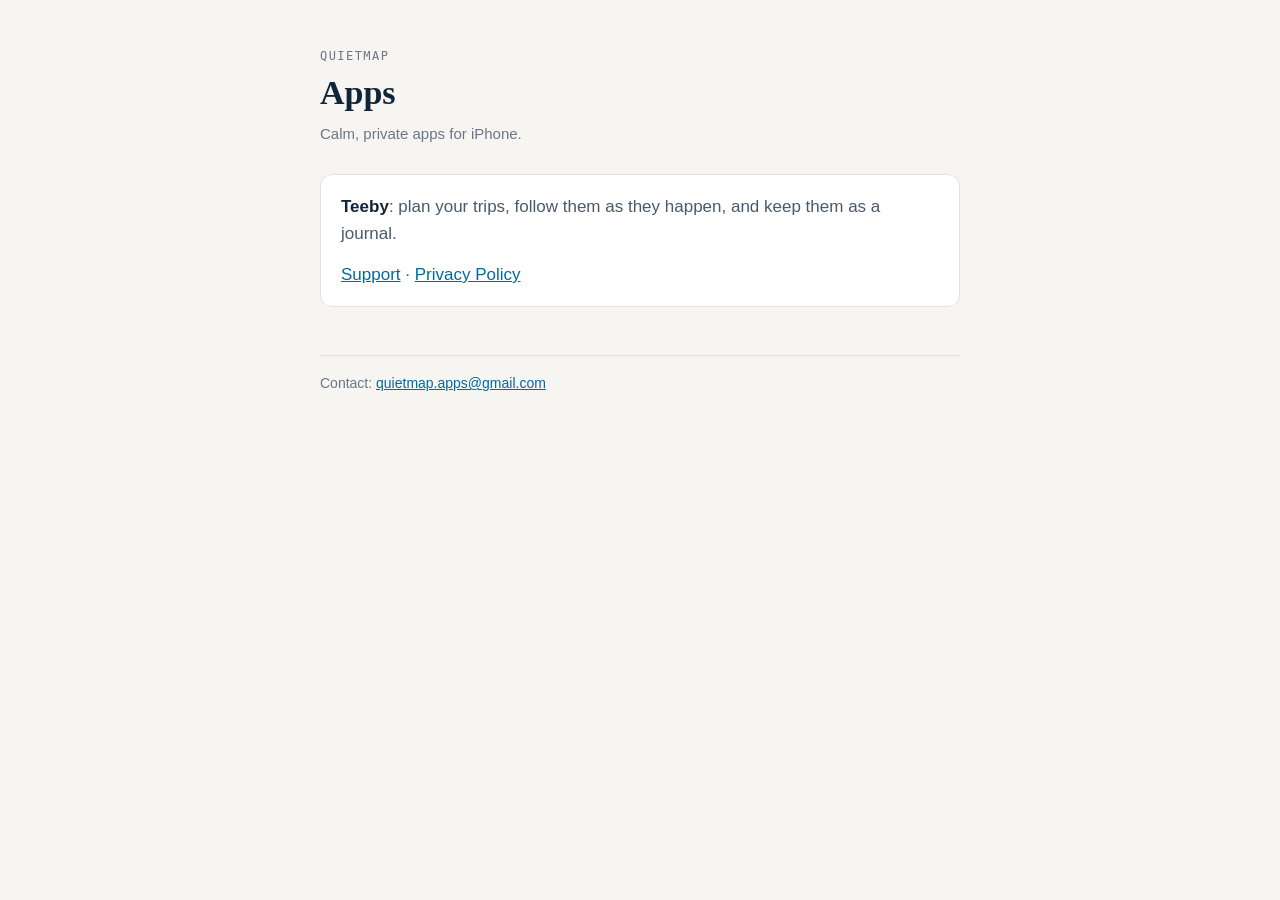
<file: index.html>
<!doctype html>
<html lang="en">
<head>
<meta charset="utf-8">
<meta name="viewport" content="width=device-width, initial-scale=1">
<title>Quietmap</title>
<link rel="stylesheet" href="style.css">
</head>
<body>
<main>
<p class="eyebrow">Quietmap</p>
<h1>Apps</h1>
<p class="meta">Calm, private apps for iPhone.</p>

<div class="card">
<p><strong>Teeby</strong>: plan your trips, follow them as they happen, and keep them as a journal.</p>
<p><a href="teeby/support/">Support</a> · <a href="teeby/privacy/">Privacy Policy</a></p>
</div>

<footer>Contact: <a href="mailto:quietmap.apps@gmail.com">quietmap.apps@gmail.com</a></footer>
</main>
</body>
</html>
</file>
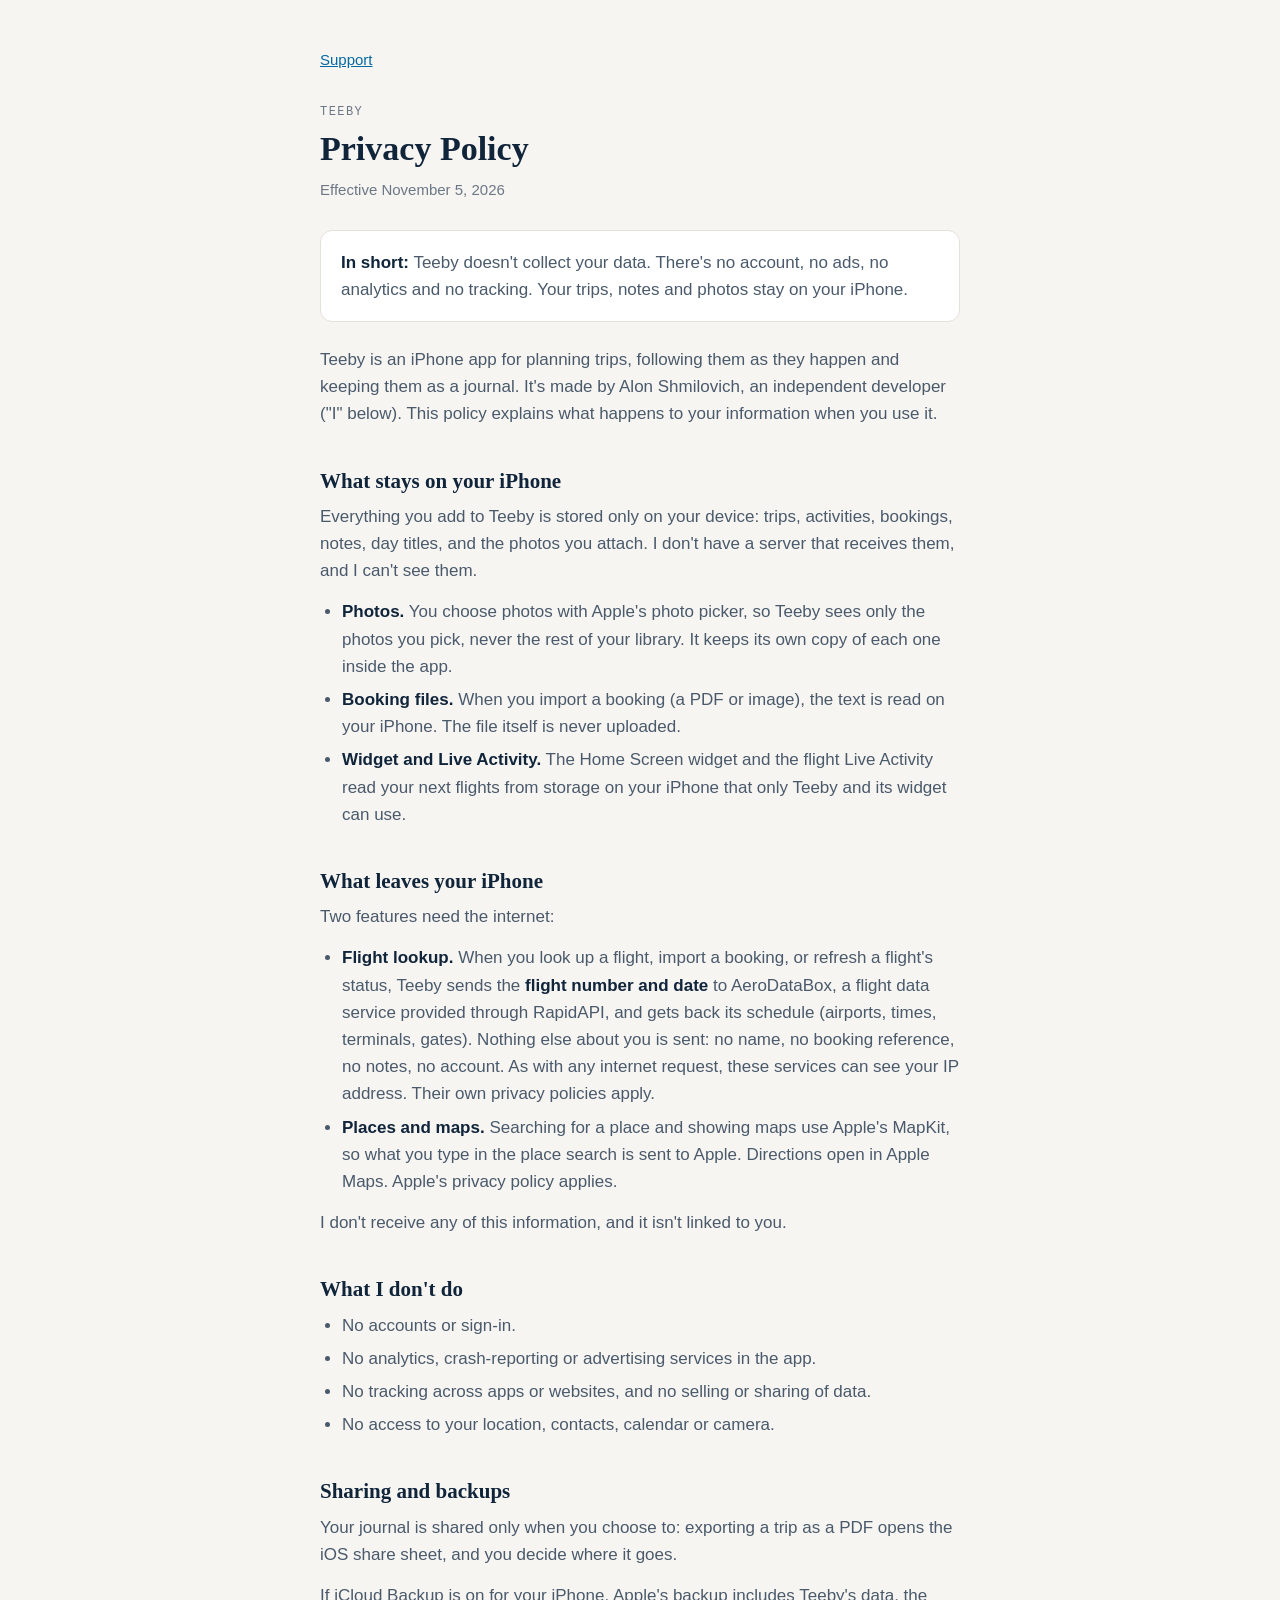
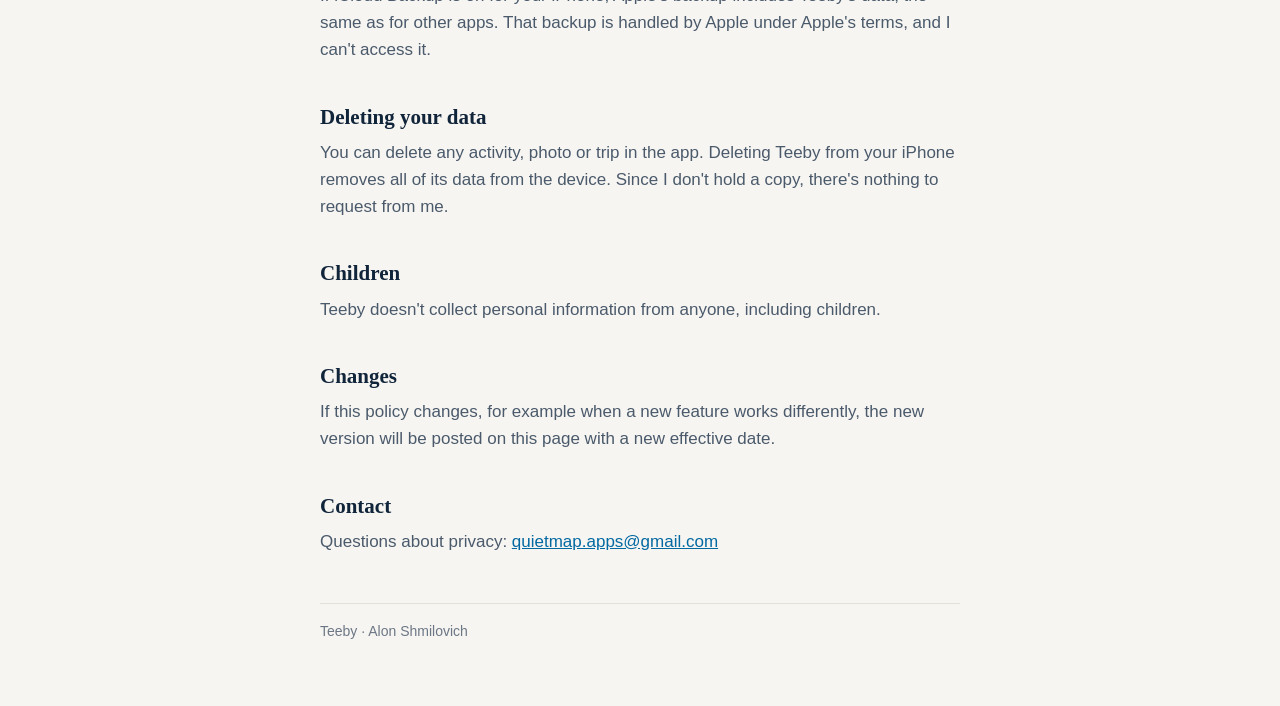
<file: teeby/privacy/index.html>
<!doctype html>
<html lang="en">
<head>
<meta charset="utf-8">
<meta name="viewport" content="width=device-width, initial-scale=1">
<title>Teeby Privacy Policy</title>
<link rel="stylesheet" href="../../style.css">
</head>
<body>
<main>
<nav><a href="../support/">Support</a></nav>

<p class="eyebrow">Teeby</p>
<h1>Privacy Policy</h1>
<p class="meta">Effective November 5, 2026</p>

<div class="card">
<p><strong>In short:</strong> Teeby doesn't collect your data. There's no account, no ads, no analytics and no tracking. Your trips, notes and photos stay on your iPhone.</p>
</div>

<p>Teeby is an iPhone app for planning trips, following them as they happen and keeping them as a journal. It's made by Alon Shmilovich, an independent developer ("I" below). This policy explains what happens to your information when you use it.</p>

<h2>What stays on your iPhone</h2>
<p>Everything you add to Teeby is stored only on your device: trips, activities, bookings, notes, day titles, and the photos you attach. I don't have a server that receives them, and I can't see them.</p>
<ul>
<li><strong>Photos.</strong> You choose photos with Apple's photo picker, so Teeby sees only the photos you pick, never the rest of your library. It keeps its own copy of each one inside the app.</li>
<li><strong>Booking files.</strong> When you import a booking (a PDF or image), the text is read on your iPhone. The file itself is never uploaded.</li>
<li><strong>Widget and Live Activity.</strong> The Home Screen widget and the flight Live Activity read your next flights from storage on your iPhone that only Teeby and its widget can use.</li>
</ul>

<h2>What leaves your iPhone</h2>
<p>Two features need the internet:</p>
<ul>
<li><strong>Flight lookup.</strong> When you look up a flight, import a booking, or refresh a flight's status, Teeby sends the <strong>flight number and date</strong> to AeroDataBox, a flight data service provided through RapidAPI, and gets back its schedule (airports, times, terminals, gates). Nothing else about you is sent: no name, no booking reference, no notes, no account. As with any internet request, these services can see your IP address. Their own privacy policies apply.</li>
<li><strong>Places and maps.</strong> Searching for a place and showing maps use Apple's MapKit, so what you type in the place search is sent to Apple. Directions open in Apple Maps. Apple's privacy policy applies.</li>
</ul>
<p>I don't receive any of this information, and it isn't linked to you.</p>

<h2>What I don't do</h2>
<ul>
<li>No accounts or sign-in.</li>
<li>No analytics, crash-reporting or advertising services in the app.</li>
<li>No tracking across apps or websites, and no selling or sharing of data.</li>
<li>No access to your location, contacts, calendar or camera.</li>
</ul>

<h2>Sharing and backups</h2>
<p>Your journal is shared only when you choose to: exporting a trip as a PDF opens the iOS share sheet, and you decide where it goes.</p>
<p>If iCloud Backup is on for your iPhone, Apple's backup includes Teeby's data, the same as for other apps. That backup is handled by Apple under Apple's terms, and I can't access it.</p>

<h2>Deleting your data</h2>
<p>You can delete any activity, photo or trip in the app. Deleting Teeby from your iPhone removes all of its data from the device. Since I don't hold a copy, there's nothing to request from me.</p>

<h2>Children</h2>
<p>Teeby doesn't collect personal information from anyone, including children.</p>

<h2>Changes</h2>
<p>If this policy changes, for example when a new feature works differently, the new version will be posted on this page with a new effective date.</p>

<h2>Contact</h2>
<p>Questions about privacy: <a href="mailto:quietmap.apps@gmail.com">quietmap.apps@gmail.com</a></p>

<footer>Teeby · Alon Shmilovich</footer>
</main>
</body>
</html>
</file>
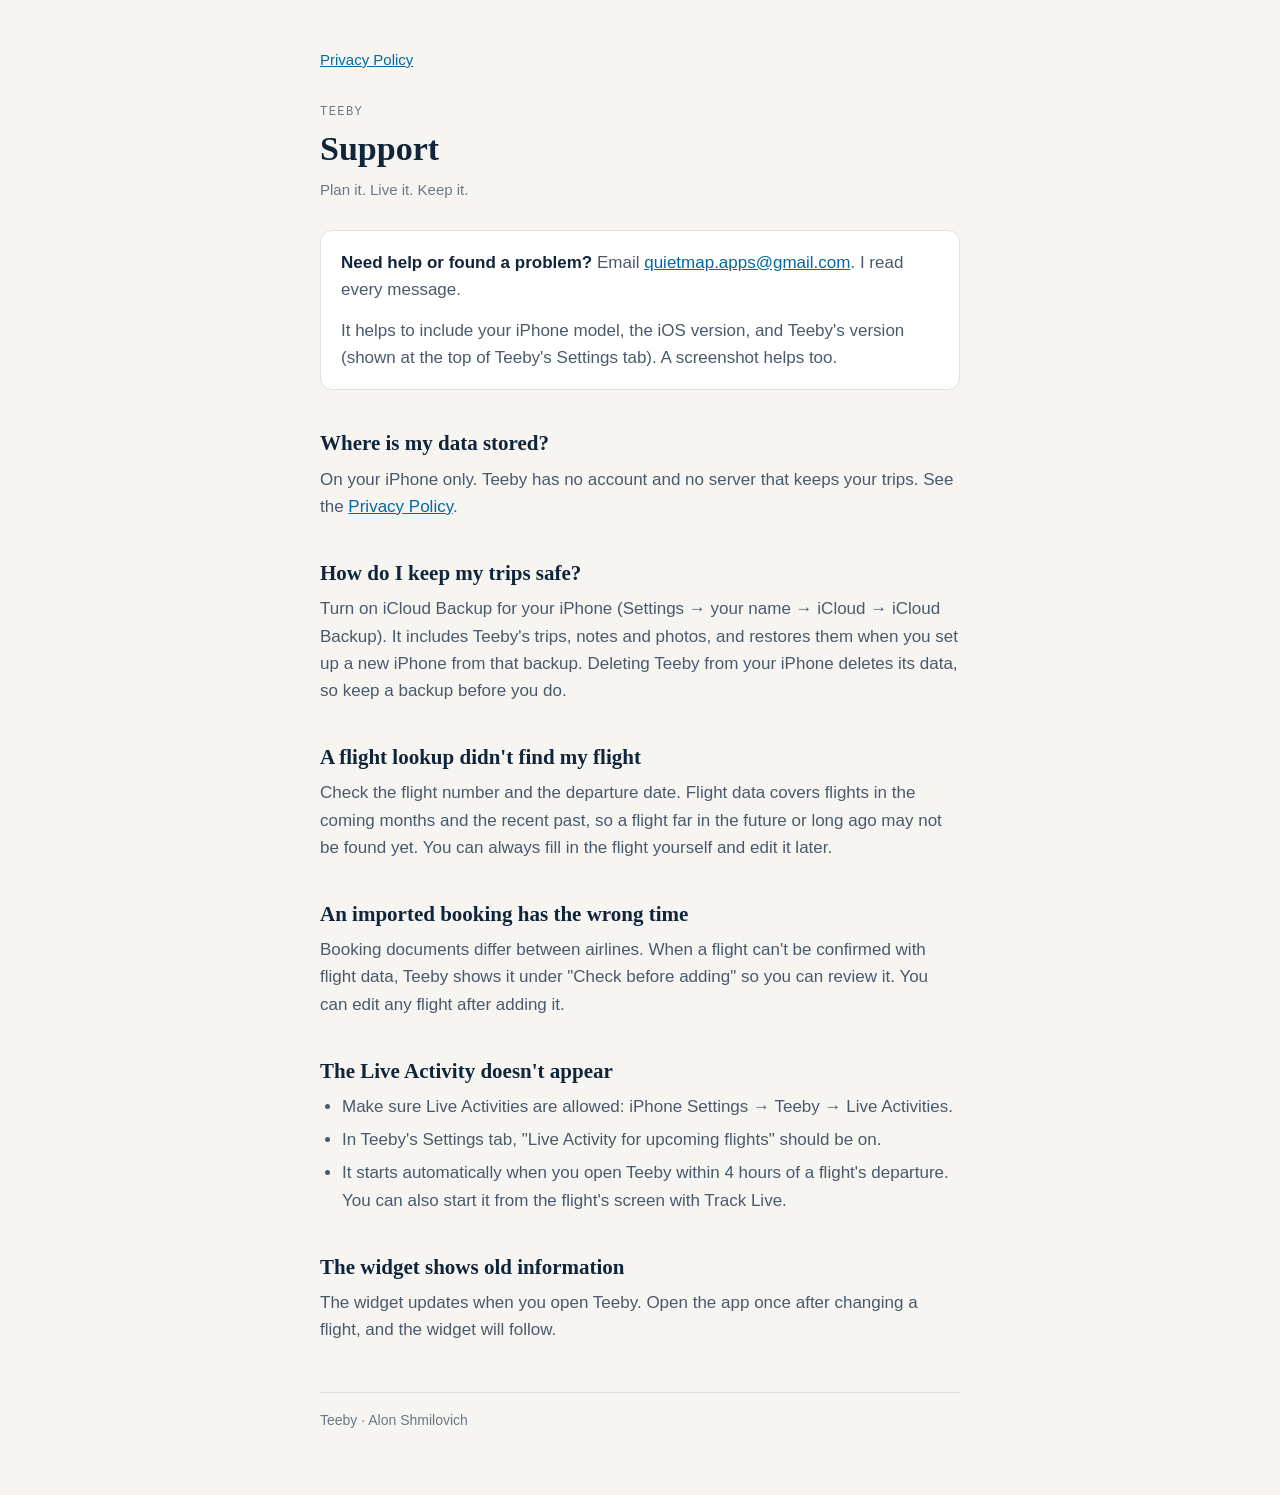
<file: teeby/support/index.html>
<!doctype html>
<html lang="en">
<head>
<meta charset="utf-8">
<meta name="viewport" content="width=device-width, initial-scale=1">
<title>Teeby Support</title>
<link rel="stylesheet" href="../../style.css">
</head>
<body>
<main>
<nav><a href="../privacy/">Privacy Policy</a></nav>

<p class="eyebrow">Teeby</p>
<h1>Support</h1>
<p class="meta">Plan it. Live it. Keep it.</p>

<div class="card">
<p><strong>Need help or found a problem?</strong> Email <a href="mailto:quietmap.apps@gmail.com">quietmap.apps@gmail.com</a>. I read every message.</p>
<p>It helps to include your iPhone model, the iOS version, and Teeby's version (shown at the top of Teeby's Settings tab). A screenshot helps too.</p>
</div>

<h2>Where is my data stored?</h2>
<p>On your iPhone only. Teeby has no account and no server that keeps your trips. See the <a href="../privacy/">Privacy Policy</a>.</p>

<h2>How do I keep my trips safe?</h2>
<p>Turn on iCloud Backup for your iPhone (Settings → your name → iCloud → iCloud Backup). It includes Teeby's trips, notes and photos, and restores them when you set up a new iPhone from that backup. Deleting Teeby from your iPhone deletes its data, so keep a backup before you do.</p>

<h2>A flight lookup didn't find my flight</h2>
<p>Check the flight number and the departure date. Flight data covers flights in the coming months and the recent past, so a flight far in the future or long ago may not be found yet. You can always fill in the flight yourself and edit it later.</p>

<h2>An imported booking has the wrong time</h2>
<p>Booking documents differ between airlines. When a flight can't be confirmed with flight data, Teeby shows it under "Check before adding" so you can review it. You can edit any flight after adding it.</p>

<h2>The Live Activity doesn't appear</h2>
<ul>
<li>Make sure Live Activities are allowed: iPhone Settings → Teeby → Live Activities.</li>
<li>In Teeby's Settings tab, "Live Activity for upcoming flights" should be on.</li>
<li>It starts automatically when you open Teeby within 4 hours of a flight's departure. You can also start it from the flight's screen with Track Live.</li>
</ul>

<h2>The widget shows old information</h2>
<p>The widget updates when you open Teeby. Open the app once after changing a flight, and the widget will follow.</p>

<footer>Teeby · Alon Shmilovich</footer>
</main>
</body>
</html>
</file>
<file: style.css>
:root {
  --bg: #F7F5F2;
  --surface: #FFFFFF;
  --ink: #10243A;
  --text2: #4A5A6B;
  --text3: #6B7785;
  --line: #E4E0DA;
  --blue: #0369A1;
}
@media (prefers-color-scheme: dark) {
  :root {
    --bg: #0F1B28;
    --surface: #16263A;
    --ink: #F1F5F9;
    --text2: #C2CCD7;
    --text3: #94A3B4;
    --line: #26384D;
    --blue: #7DD3FC;
  }
}
* { box-sizing: border-box; }
html { -webkit-text-size-adjust: 100%; }
body {
  margin: 0;
  background: var(--bg);
  color: var(--text2);
  font: 17px/1.6 -apple-system, BlinkMacSystemFont, "Segoe UI", Helvetica, Arial, sans-serif;
}
main { max-width: 680px; margin: 0 auto; padding: 48px 20px 64px; }
.eyebrow {
  font: 12px/1.4 ui-monospace, SFMono-Regular, Menlo, monospace;
  letter-spacing: .12em; text-transform: uppercase; color: var(--text3); margin: 0 0 8px;
}
h1 { font: 600 34px/1.2 Georgia, "Times New Roman", serif; color: var(--ink); margin: 0 0 8px; }
h2 { font: 600 21px/1.3 Georgia, "Times New Roman", serif; color: var(--ink); margin: 40px 0 8px; }
p, ul { margin: 0 0 14px; }
ul { padding-left: 22px; }
li { margin-bottom: 6px; }
strong { color: var(--ink); font-weight: 600; }
a { color: var(--blue); }
.meta { color: var(--text3); font-size: 15px; margin-bottom: 28px; }
.card {
  background: var(--surface); border: 1px solid var(--line); border-radius: 12px;
  padding: 18px 20px; margin: 24px 0;
}
.card p:last-child, .card ul:last-child { margin-bottom: 0; }
nav { font-size: 15px; margin-bottom: 32px; }
nav a { margin-right: 16px; }
footer { margin-top: 48px; padding-top: 16px; border-top: 1px solid var(--line); font-size: 14px; color: var(--text3); }
</file>
